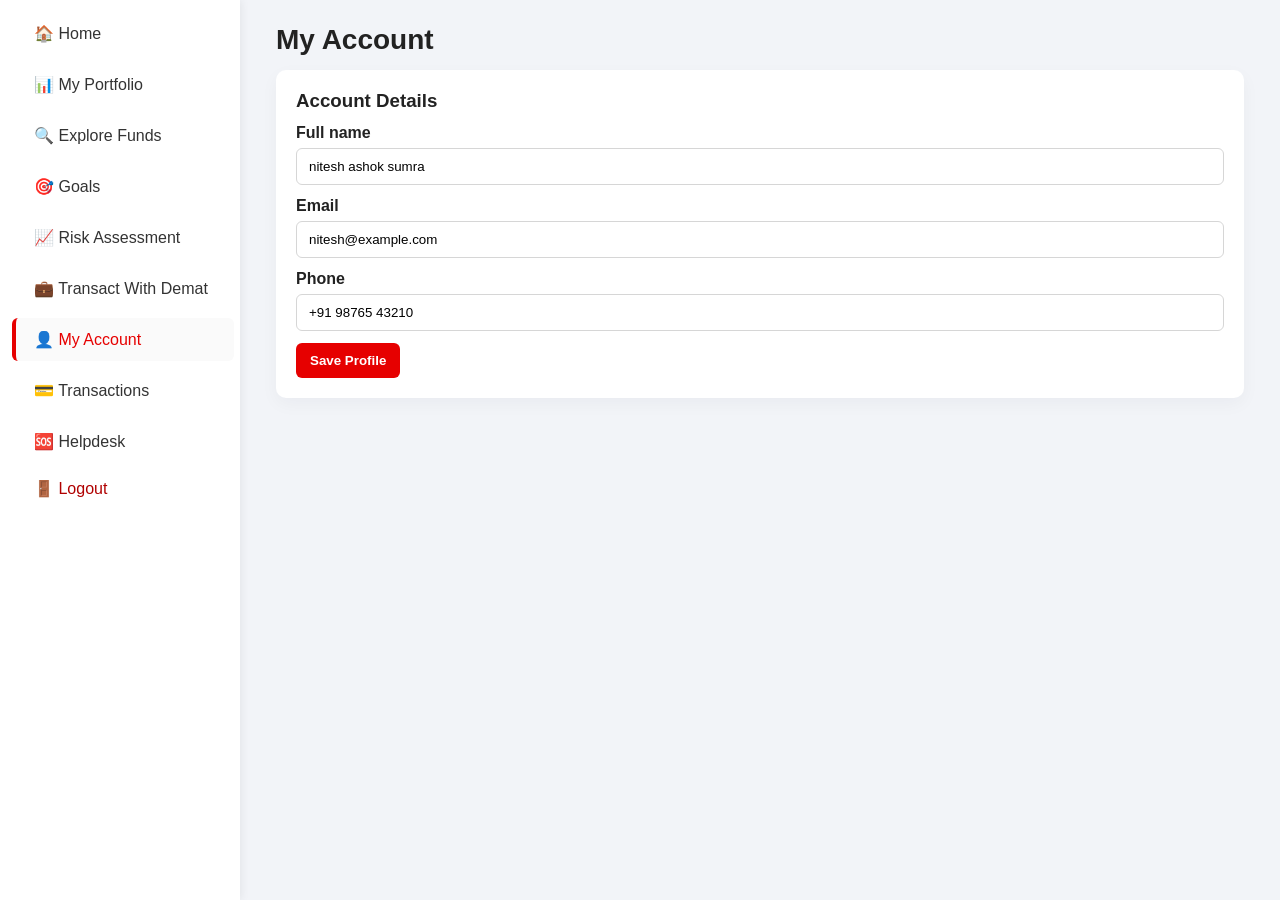
<file: account.html>
<!DOCTYPE html>
<html lang="en">
<head>
  <meta charset="utf-8"/>
  <meta name="viewport" content="width=device-width,initial-scale=1"/>
  <title>My Account</title>
  <link rel="stylesheet" href="style.css"/>
  <script>
      window.digitalData = {
      page: {
        pageInfo: {
          pageName: "My Account",                      
          pageURL: window.location.href                  
        }
      },
      event: []                                           
    };
  </script>
 <script src="https://assets.adobedtm.com/211aa321f662/8b092bfaa093/launch-305ed3d14c51-development.min.js" async></script>
 
</head>
<body>
  <aside class="sidebar">
    <!-- <div class="logo"><img src="https://mf.nipponindiaim.com/SiteCollectionImages/nipponindia-mutual-fund-logo.webp?v=1" alt="Nippon India Mutual Fund"></div> -->
  <nav class="nav">
  <a href="index.html" data-track="nav_home">🏠 <span>Home</span></a>
  <a href="portfolio.html" data-track="nav_portfolio">📊 <span>My Portfolio</span></a>
  <a href="explore.html" data-track="nav_explore">🔍 <span>Explore Funds</span></a>
  <a href="goals.html" data-track="nav_goals">🎯 <span>Goals</span></a>
  <a href="risk.html" data-track="nav_risk">📈 <span>Risk Assessment</span></a>
  <a href="demat.html" data-track="nav_demat">💼 <span>Transact With Demat</span></a>
  <a href="account.html" data-track="nav_account">👤 <span>My Account</span></a>
  <a href="transactions.html" data-track="nav_transactions">💳 <span>Transactions</span></a>
  <a href="helpdesk.html" data-track="nav_helpdesk">🆘 <span>Helpdesk</span></a>
  <a href="logout.html" class="logout" data-track="nav_logout">🚪 <span>Logout</span></a>
</nav>
  </aside>

  <div class="main">
    <div class="header"><h2>My Account</h2></div>

    <section>
      <div class="form-box">
        <h3>Account Details</h3>
        <label>Full name</label>
        <input type="text" value="nitesh ashok sumra">

        <label>Email</label>
        <input type="text" value="nitesh@example.com">

        <label>Phone</label>
        <input type="text" value="+91 98765 43210">

        <button class="btn" style="margin-top:12px;" data-track="btn_save_profile">Save Profile</button>
      </div>
    </section>
  </div>

  <script src="script.js"></script>
</body>
</html>
</file>
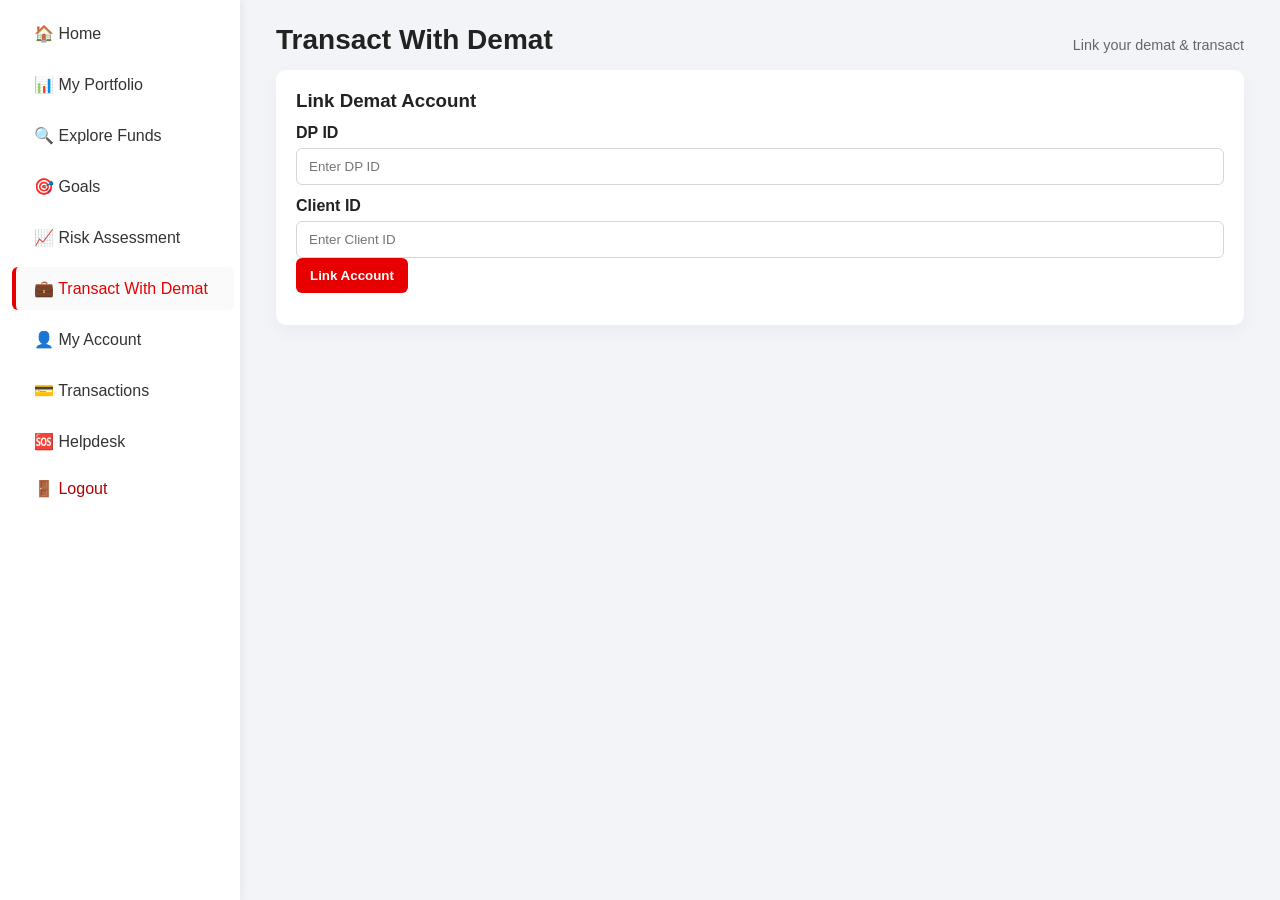
<file: demat.html>
<!DOCTYPE html>
<html lang="en">
<head>
  <meta charset="utf-8"/>
  <meta name="viewport" content="width=device-width,initial-scale=1"/>
  <title>Transact With Demat</title>
  <link rel="stylesheet" href="style.css"/>
  <script>
    window.digitalData = {
      page: {
        pageInfo: {
          pageName: "Transact With Demat",                      
          pageURL: window.location.href                  
        }
      },
      event: []                                           
    };
  </script>
   <script src="https://assets.adobedtm.com/211aa321f662/8b092bfaa093/launch-305ed3d14c51-development.min.js" async></script>
</head>
<body>
  <aside class="sidebar">
 <nav class="nav">
  <a href="index.html" data-track="nav_home">🏠 <span>Home</span></a>
  <a href="portfolio.html" data-track="nav_portfolio">📊 <span>My Portfolio</span></a>
  <a href="explore.html" data-track="nav_explore">🔍 <span>Explore Funds</span></a>
  <a href="goals.html" data-track="nav_goals">🎯 <span>Goals</span></a>
  <a href="risk.html" data-track="nav_risk">📈 <span>Risk Assessment</span></a>
  <a href="demat.html" data-track="nav_demat">💼 <span>Transact With Demat</span></a>
  <a href="account.html" data-track="nav_account">👤 <span>My Account</span></a>
  <a href="transactions.html" data-track="nav_transactions">💳 <span>Transactions</span></a>
  <a href="helpdesk.html" data-track="nav_helpdesk">🆘 <span>Helpdesk</span></a>
  <a href="logout.html" class="logout" data-track="nav_logout">🚪 <span>Logout</span></a>
</nav>
  </aside>

  <div class="main">
    <div class="header">
      <h2>Transact With Demat</h2>
      <div class="muted">Link your demat & transact</div>
    </div>

    <section>
      <div class="form-box">
        <h3>Link Demat Account</h3>
        <label>DP ID</label>
        <input type="text" id="dpId" placeholder="Enter DP ID">
        <label>Client ID</label>
        <input type="text" id="clientId" placeholder="Enter Client ID">
        <button class="btn" id="linkDemat" data-track="btn_link_demat">Link Account</button>

        <p id="linkMsg" class="muted" style="margin-top:12px;"></p>
      </div>
    </section>
  </div>

  <script>
    document.getElementById('linkDemat')?.addEventListener('click', function(){
      const dp = document.getElementById('dpId').value.trim();
      const client = document.getElementById('clientId').value.trim();
      const out = document.getElementById('linkMsg');
      if(!dp || !client){ out.textContent = 'Please fill both DP ID and Client ID'; return; }
      out.textContent = '✅ Demat linked successfully (demo)';
    });
  </script>

  <script src="script.js"></script>
</body>
</html>
</file>
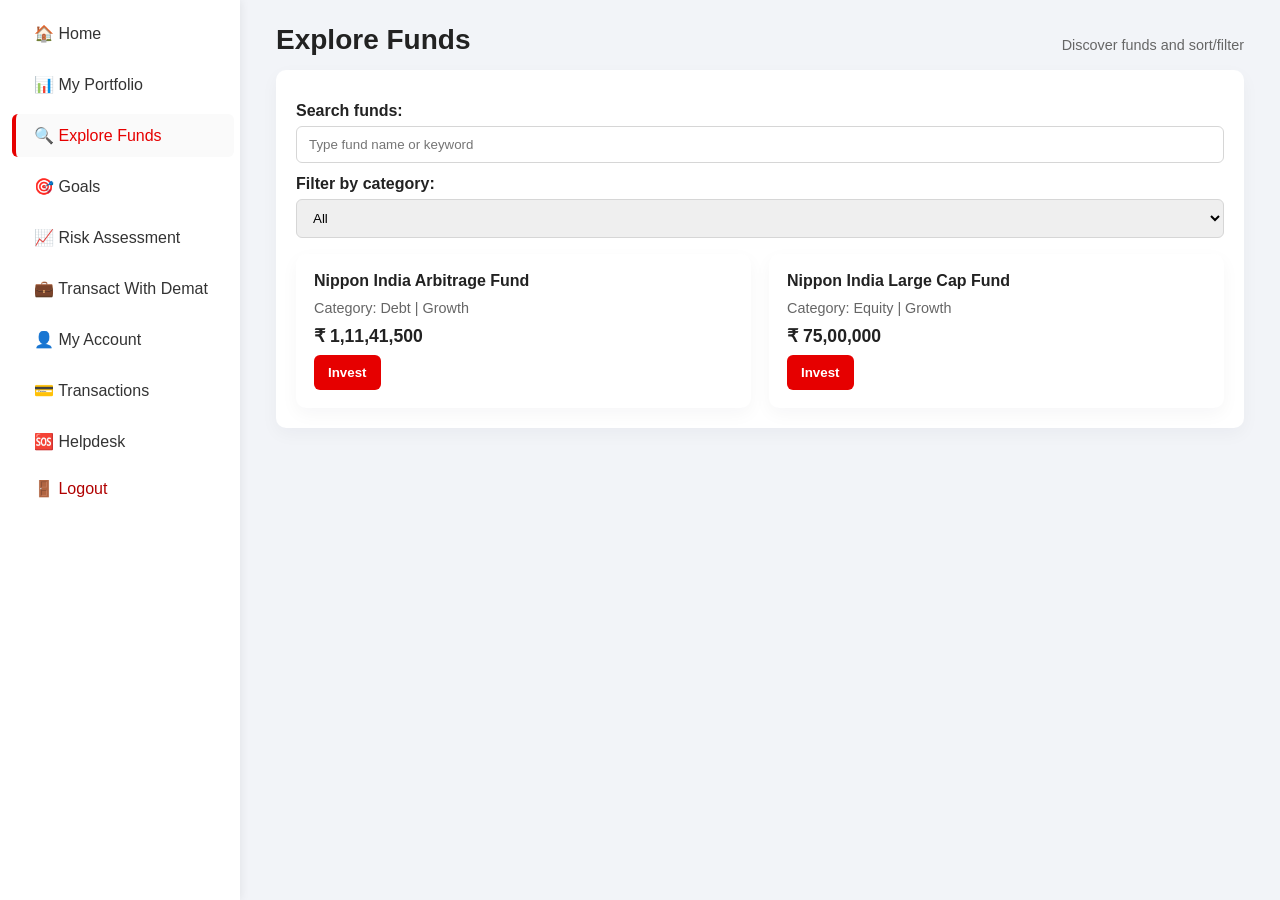
<file: explore.html>
<!DOCTYPE html>
<html lang="en">
<head>
  <meta charset="utf-8"/>
  <meta name="viewport" content="width=device-width,initial-scale=1"/>
  <title>Explore Funds</title>
  <link rel="stylesheet" href="style.css"/>
  <script>
     window.digitalData = {
      page: {
        pageInfo: {
          pageName: "Explore Funds",                      
          pageURL: window.location.href                  
        }
      },
      event: []                                           
    };
  </script>
 <script src="https://assets.adobedtm.com/211aa321f662/8b092bfaa093/launch-305ed3d14c51-development.min.js" async></script>
</head>
<body>
  <aside class="sidebar">
    <!-- <div class="logo">
      <img src="https://www.nipponindiamf.com/Images/logo.svg" alt="logo">
    </div> -->
 <nav class="nav">
  <a href="index.html" data-track="nav_home">🏠 <span>Home</span></a>
  <a href="portfolio.html" data-track="nav_portfolio">📊 <span>My Portfolio</span></a>
  <a href="explore.html" data-track="nav_explore">🔍 <span>Explore Funds</span></a>
  <a href="goals.html" data-track="nav_goals">🎯 <span>Goals</span></a>
  <a href="risk.html" data-track="nav_risk">📈 <span>Risk Assessment</span></a>
  <a href="demat.html" data-track="nav_demat">💼 <span>Transact With Demat</span></a>
  <a href="account.html" data-track="nav_account">👤 <span>My Account</span></a>
  <a href="transactions.html" data-track="nav_transactions">💳 <span>Transactions</span></a>
  <a href="helpdesk.html" data-track="nav_helpdesk">🆘 <span>Helpdesk</span></a>
  <a href="logout.html" class="logout" data-track="nav_logout">🚪 <span>Logout</span></a>
</nav>
  </aside>

  <div class="main">
    <div class="header">
      <h2>Explore Funds</h2>
      <div class="muted">Discover funds and sort/filter</div>
    </div>

    <section>
      <div class="form-box">
        <label>Search funds:</label>
        <input type="text" id="fundSearch" placeholder="Type fund name or keyword">

        <div style="margin-top:12px;">
          <label>Filter by category:</label>
          <select id="filterCategory" class="small">
            <option value="">All</option>
            <option>Equity</option>
            <option>Debt</option>
            <option>Hybrid</option>
          </select>
        </div>

        <div style="margin-top:16px;">
          <div id="fundList" class="row">
            <!-- sample fund items -->
            <div class="card">
              <h4>Nippon India Arbitrage Fund</h4>
              <p class="muted">Category: Debt | Growth</p>
              <div class="amount">₹ 1,11,41,500</div>
              <button class="btn" onclick="location.href='txn.html'">Invest</button>
            </div>

            <div class="card">
              <h4>Nippon India Large Cap Fund</h4>
              <p class="muted">Category: Equity | Growth</p>
              <div class="amount">₹ 75,00,000</div>
              <button class="btn" onclick="location.href='txn.html'">Invest</button>
            </div>
          </div>
        </div>
      </div>
    </section>
  </div>

  <script>
    // simple search filter
    document.addEventListener('DOMContentLoaded', function(){
      const search = document.getElementById('fundSearch');
      search?.addEventListener('input', function(){
        const q = (this.value || '').toLowerCase();
        document.querySelectorAll('#fundList .card').forEach(card => {
          const t = (card.querySelector('h4')?.textContent || '').toLowerCase();
          card.style.display = t.indexOf(q) === -1 ? 'none' : '';
        });
      });
    });
  </script>

  <script src="script.js"></script>
</body>
</html>
</file>
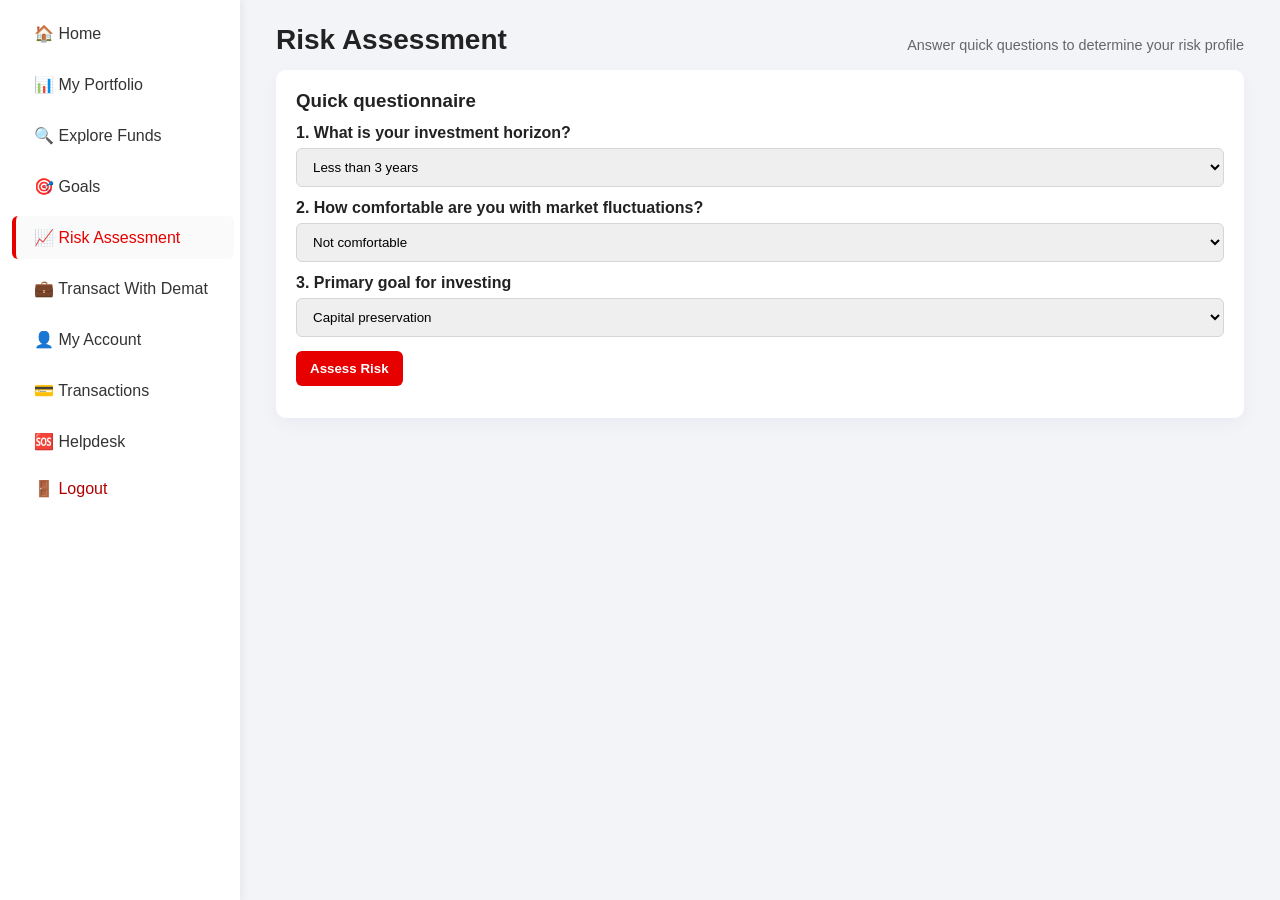
<file: risk.html>
<!DOCTYPE html>
<html lang="en">
<head>
  <meta charset="utf-8"/>
  <meta name="viewport" content="width=device-width,initial-scale=1"/>
  <title>Risk Assessment</title>
  <link rel="stylesheet" href="style.css"/>
  <script>
    window.digitalData = {
      page: {
        pageInfo: {
          pageName: "Risk Assessment",                      
          pageURL: window.location.href                  
        }
      },
      event: []                                           
    };
  </script>
 <script src="https://assets.adobedtm.com/211aa321f662/8b092bfaa093/launch-305ed3d14c51-development.min.js" async></script>
</head>
<body>
  <aside class="sidebar">
    <!-- <div class="logo"><img src="https://www.nipponindiamf.com/Images/logo.svg" alt=""></div> -->
 <nav class="nav">
  <a href="index.html" data-track="nav_home">🏠 <span>Home</span></a>
  <a href="portfolio.html" data-track="nav_portfolio">📊 <span>My Portfolio</span></a>
  <a href="explore.html" data-track="nav_explore">🔍 <span>Explore Funds</span></a>
  <a href="goals.html" data-track="nav_goals">🎯 <span>Goals</span></a>
  <a href="risk.html" data-track="nav_risk">📈 <span>Risk Assessment</span></a>
  <a href="demat.html" data-track="nav_demat">💼 <span>Transact With Demat</span></a>
  <a href="account.html" data-track="nav_account">👤 <span>My Account</span></a>
  <a href="transactions.html" data-track="nav_transactions">💳 <span>Transactions</span></a>
  <a href="helpdesk.html" data-track="nav_helpdesk">🆘 <span>Helpdesk</span></a>
  <a href="logout.html" class="logout" data-track="nav_logout">🚪 <span>Logout</span></a>
</nav>
  </aside>
 
  <div class="main">
    <div class="header">
      <h2>Risk Assessment</h2>
      <div class="muted">Answer quick questions to determine your risk profile</div>
    </div>

    <section>
      <div class="form-box">
        <h3>Quick questionnaire</h3>
        <label>1. What is your investment horizon?</label>
        <select id="q1" class="small">
          <option value="short">Less than 3 years</option>
          <option value="medium">3-7 years</option>
          <option value="long">More than 7 years</option>
        </select>

        <label>2. How comfortable are you with market fluctuations?</label>
        <select id="q2" class="small">
          <option value="low">Not comfortable</option>
          <option value="medium">Somewhat</option>
          <option value="high">Comfortable</option>
        </select>

        <label>3. Primary goal for investing</label>
        <select id="q3" class="small">
          <option value="capital">Capital preservation</option>
          <option value="growth">Long-term growth</option>
          <option value="income">Regular income</option>
        </select>

        <button class="btn" id="assessBtn" data-track="btn_assess_risk" style="margin-top:14px;">Assess Risk</button>

        <p id="riskResult" class="muted" style="margin-top:12px;"></p>
      </div>
    </section>
  </div>

  <script>
    document.getElementById('assessBtn')?.addEventListener('click', function(){
      const q1 = document.getElementById('q1').value;
      const q2 = document.getElementById('q2').value;
      const q3 = document.getElementById('q3').value;
      let score = 0;
      if(q1 === 'long') score += 2;
      if(q1 === 'medium') score += 1;
      if(q2 === 'high') score += 2;
      if(q2 === 'medium') score += 1;
      if(q3 === 'growth') score += 2;
      if(q3 === 'income') score += 1;

      const out = document.getElementById('riskResult');
      if(score >= 5) out.textContent = "Risk profile: Aggressive";
      else if(score >=3) out.textContent = "Risk profile: Moderate";
      else out.textContent = "Risk profile: Conservative";
    });
  </script>

  <script src="script.js"></script>
</body>
</html>
</file>
<file: style.css>
/* style.css - shared site stylesheet */

/* General Reset */
* {
  margin: 0;
  padding: 0;
  box-sizing: border-box;
  font-family: "Segoe UI", Tahoma, Geneva, Verdana, sans-serif;
}

:root{
  --accent: #e60000;
  --muted: #666;
  --bg: #f2f4f8;
  --card: #fff;
}

/* Layout */
body {
  display: flex;
  background-color: var(--bg);
  color: #222;
  min-height: 100vh;
}

/* Sidebar */
.sidebar {
  width: 240px;
  background-color: var(--card);
  height: 100vh;
  box-shadow: 2px 0 8px rgba(0,0,0,0.06);
  position: fixed;
  display: flex;
  flex-direction: column;
  padding-bottom: 20px;
}

.sidebar .logo{
  text-align: center;
  padding: 18px 10px;
  border-bottom: 1px solid #eee;
}

.sidebar .logo img{
  max-width: 160px;
  height: auto;
}

/* Nav */
.nav {
  display:flex;
  flex-direction: column;
  margin-top: 8px;
  padding-left: 6px;
}

.nav a {
  padding: 12px 18px;
  color: #333;
  text-decoration: none;
  display: block;
  border-left: 4px solid transparent;
  margin: 4px 6px;
  border-radius: 6px;
  transition: all 0.18s ease;
}

.nav a:hover,
.nav a.active {
  background-color: #fafafa;
  border-left: 4px solid var(--accent);
  color: var(--accent);
}

.nav a.logout {
  margin-top: auto;
  color: #b00000;
}

/* Main area */
.main {
  margin-left: 240px;
  padding: 24px 36px;
  width: calc(100% - 240px);
}

/* Header */
.header {
  display:flex;
  justify-content:space-between;
  align-items:center;
  margin-bottom: 14px;
}
.header h2{
  font-size: 28px;
}
.header .user-name{
  color: var(--accent);
  font-weight: 700;
}

/* Cards and boxes */
.section-title {
  font-size: 18px;
  margin-bottom: 12px;
  color: #333;
  font-weight: 700;
}

.row {
  display:flex;
  gap: 18px;
  flex-wrap:wrap;
}

.card {
  background: var(--card);
  padding: 18px;
  border-radius: 10px;
  box-shadow: 0 6px 18px rgba(16,24,40,0.04);
  min-width: 240px;
  flex: 1;
}

.card h4{ font-size: 1rem; margin-bottom:8px; }
.card p{ color: var(--muted); font-size: 0.9rem; margin-bottom:10px; }
.amount { font-weight: 700; font-size: 1.1rem; margin-bottom:8px; }

.btn {
  background-color: var(--accent);
  color: white;
  border: none;
  padding: 10px 14px;
  border-radius: 6px;
  cursor: pointer;
  display: inline-block;
  font-weight: 600;
}

.btn.secondary {
  background: #555;
}

/* Form styles used in many pages */
.form-box {
  background: var(--card);
  padding: 20px;
  border-radius: 10px;
  box-shadow: 0 6px 18px rgba(16,24,40,0.04);
  max-width: 1000px;
}

.form-box label { display:block; margin-top:12px; font-weight:600; }
.form-box input[type="text"],
.form-box input[type="number"],
.form-box select,
.form-box textarea {
  width:100%;
  padding:10px 12px;
  margin-top:6px;
  border:1px solid #d6d6d6;
  border-radius:6px;
}

.small {
  width:200px;
}

/* Footer small text */
.muted { color: var(--muted); font-size: 0.9rem; margin-top: 10px; }

/* Responsive */
@media (max-width: 900px) {
  .sidebar { width: 64px; }
  .sidebar .logo img { max-width: 46px; }
  .main { margin-left:64px; padding: 16px; width: calc(100% - 64px); }
  .nav a { padding-left:8px; text-align:center; }
  .nav a span { display:none; }
  .row { flex-direction: column; }
}
@media (max-width:480px) {
  .main { padding: 12px; }
}
</file>
